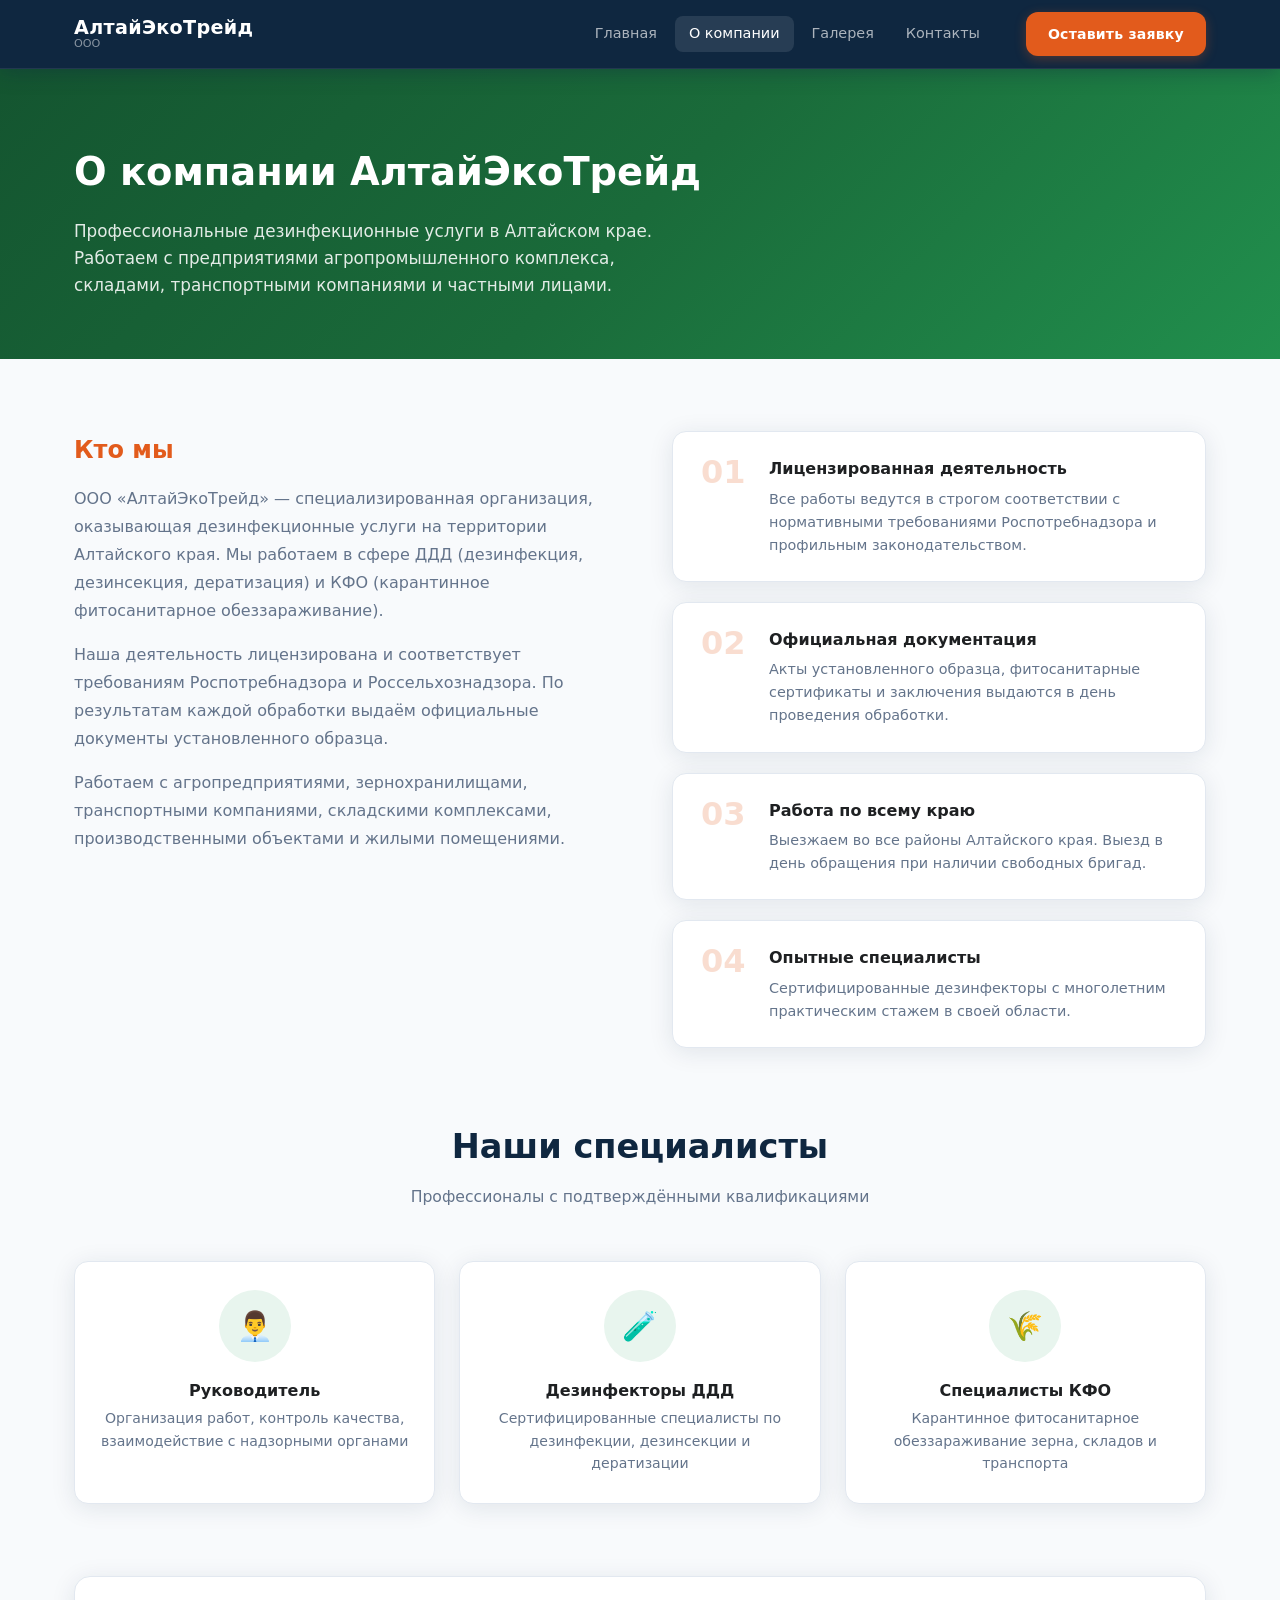
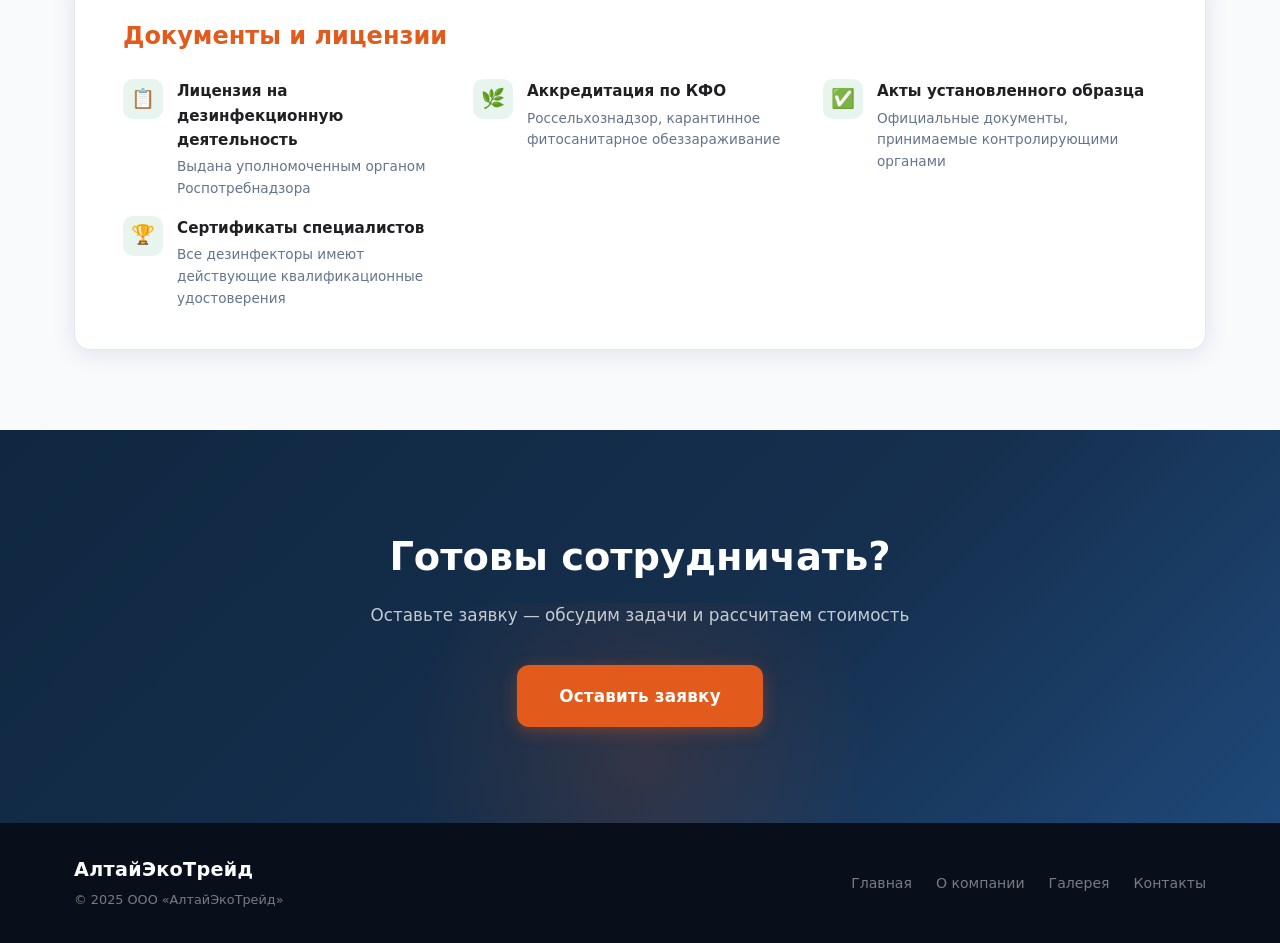
<file: about.html>
<!DOCTYPE html>
<html lang="ru">
<head>
  <meta charset="UTF-8" />
  <meta name="viewport" content="width=device-width, initial-scale=1.0" />
  <title>О компании — АлтайЭкоТрейд</title>
  <link rel="stylesheet" href="css/style.css" />
  <style>
    .about-hero { background: linear-gradient(135deg, #145530 0%, #1a6b3a 50%, #218f4d 100%); color: #fff; padding: 72px 0 60px; }
    .about-hero__title { font-size: clamp(1.6rem, 3.5vw, 2.4rem); font-weight: 700; margin-bottom: 16px; }
    .about-hero__desc { font-size: 1.05rem; opacity: .88; max-width: 600px; }

    .about-main { padding: 72px 0; }
    .about-grid { display: grid; grid-template-columns: 1fr 1fr; gap: 64px; align-items: start; }
    .about-text h2 { font-size: 1.5rem; font-weight: 700; color: var(--color-primary); margin-bottom: 16px; }
    .about-text p { color: var(--color-muted); line-height: 1.75; margin-bottom: 16px; }

    .about-facts { display: flex; flex-direction: column; gap: 20px; }
    .fact-card { background: var(--color-white); border: 1px solid var(--color-border); border-radius: 14px; padding: 24px 28px; box-shadow: var(--shadow); display: flex; gap: 20px; align-items: flex-start; }
    .fact-card__num { font-size: 2rem; font-weight: 800; color: var(--color-primary); opacity: .2; line-height: 1; flex-shrink: 0; min-width: 48px; }
    .fact-card h4 { font-size: 1rem; font-weight: 700; margin-bottom: 6px; }
    .fact-card p { font-size: .9rem; color: var(--color-muted); }

    .team { padding: 0 0 72px; }
    .team-grid { display: grid; grid-template-columns: repeat(auto-fit, minmax(240px, 1fr)); gap: 24px; margin-top: 48px; }
    .team-card { background: var(--color-white); border: 1px solid var(--color-border); border-radius: 14px; padding: 28px 24px; text-align: center; box-shadow: var(--shadow); }
    .team-card__avatar { width: 72px; height: 72px; border-radius: 50%; background: #e8f5ee; display: flex; align-items: center; justify-content: center; margin: 0 auto 16px; font-size: 1.8rem; }
    .team-card h4 { font-weight: 700; margin-bottom: 4px; }
    .team-card p { font-size: .88rem; color: var(--color-muted); }

    .licenses { padding: 0 0 80px; }
    .licenses__inner { background: var(--color-white); border: 1px solid var(--color-border); border-radius: 16px; padding: 40px 48px; box-shadow: var(--shadow); }
    .licenses__inner h2 { font-size: 1.5rem; font-weight: 700; color: var(--color-primary); margin-bottom: 24px; }
    .licenses__list { display: grid; grid-template-columns: repeat(auto-fit, minmax(260px, 1fr)); gap: 16px; }
    .license-item { display: flex; gap: 14px; align-items: flex-start; }
    .license-item__icon { width: 40px; height: 40px; border-radius: 10px; background: #e8f5ee; color: var(--color-primary); display: flex; align-items: center; justify-content: center; flex-shrink: 0; font-size: 1.2rem; }
    .license-item h5 { font-size: .95rem; font-weight: 700; margin-bottom: 4px; }
    .license-item p { font-size: .85rem; color: var(--color-muted); }

    @media (max-width: 768px) {
      .about-grid { grid-template-columns: 1fr; gap: 40px; }
      .licenses__inner { padding: 28px 20px; }
    }
  </style>
</head>
<body>

  <!-- Шапка -->
  <header class="header">
    <div class="container header__inner">
      <div class="header__logo">
        <span class="logo-main">АлтайЭкоТрейд</span>
        <span class="logo-sub">ООО</span>
      </div>
      <nav class="nav">
        <a href="index.html" class="nav__link">Главная</a>
        <a href="about.html" class="nav__link nav__link--active">О компании</a>
        <a href="gallery.html" class="nav__link">Галерея</a>
        <a href="contacts.html" class="nav__link">Контакты</a>
      </nav>
      <a href="contacts.html" class="btn btn--header">Оставить заявку</a>
    </div>
  </header>

  <!-- Герой -->
  <section class="about-hero">
    <div class="container">
      <h1 class="about-hero__title">О компании АлтайЭкоТрейд</h1>
      <p class="about-hero__desc">Профессиональные дезинфекционные услуги в Алтайском крае. Работаем с предприятиями агропромышленного комплекса, складами, транспортными компаниями и частными лицами.</p>
    </div>
  </section>

  <!-- Основной блок -->
  <section class="about-main">
    <div class="container">
      <div class="about-grid">
        <div class="about-text">
          <h2>Кто мы</h2>
          <p>ООО «АлтайЭкоТрейд» — специализированная организация, оказывающая дезинфекционные услуги на территории Алтайского края. Мы работаем в сфере ДДД (дезинфекция, дезинсекция, дератизация) и КФО (карантинное фитосанитарное обеззараживание).</p>
          <p>Наша деятельность лицензирована и соответствует требованиям Роспотребнадзора и Россельхознадзора. По результатам каждой обработки выдаём официальные документы установленного образца.</p>
          <p>Работаем с агропредприятиями, зернохранилищами, транспортными компаниями, складскими комплексами, производственными объектами и жилыми помещениями.</p>
        </div>
        <div class="about-facts">
          <div class="fact-card">
            <div class="fact-card__num">01</div>
            <div>
              <h4>Лицензированная деятельность</h4>
              <p>Все работы ведутся в строгом соответствии с нормативными требованиями Роспотребнадзора и профильным законодательством.</p>
            </div>
          </div>
          <div class="fact-card">
            <div class="fact-card__num">02</div>
            <div>
              <h4>Официальная документация</h4>
              <p>Акты установленного образца, фитосанитарные сертификаты и заключения выдаются в день проведения обработки.</p>
            </div>
          </div>
          <div class="fact-card">
            <div class="fact-card__num">03</div>
            <div>
              <h4>Работа по всему краю</h4>
              <p>Выезжаем во все районы Алтайского края. Выезд в день обращения при наличии свободных бригад.</p>
            </div>
          </div>
          <div class="fact-card">
            <div class="fact-card__num">04</div>
            <div>
              <h4>Опытные специалисты</h4>
              <p>Сертифицированные дезинфекторы с многолетним практическим стажем в своей области.</p>
            </div>
          </div>
        </div>
      </div>
    </div>
  </section>

  <!-- Команда -->
  <section class="team">
    <div class="container">
      <h2 class="section-title">Наши специалисты</h2>
      <p class="section-desc">Профессионалы с подтверждёнными квалификациями</p>
      <div class="team-grid">
        <div class="team-card">
          <div class="team-card__avatar">👨‍💼</div>
          <h4>Руководитель</h4>
          <p>Организация работ, контроль качества, взаимодействие с надзорными органами</p>
        </div>
        <div class="team-card">
          <div class="team-card__avatar">🧪</div>
          <h4>Дезинфекторы ДДД</h4>
          <p>Сертифицированные специалисты по дезинфекции, дезинсекции и дератизации</p>
        </div>
        <div class="team-card">
          <div class="team-card__avatar">🌾</div>
          <h4>Специалисты КФО</h4>
          <p>Карантинное фитосанитарное обеззараживание зерна, складов и транспорта</p>
        </div>
      </div>
    </div>
  </section>

  <!-- Лицензии и документы -->
  <section class="licenses">
    <div class="container">
      <div class="licenses__inner">
        <h2>Документы и лицензии</h2>
        <div class="licenses__list">
          <div class="license-item">
            <div class="license-item__icon">📋</div>
            <div>
              <h5>Лицензия на дезинфекционную деятельность</h5>
              <p>Выдана уполномоченным органом Роспотребнадзора</p>
            </div>
          </div>
          <div class="license-item">
            <div class="license-item__icon">🌿</div>
            <div>
              <h5>Аккредитация по КФО</h5>
              <p>Россельхознадзор, карантинное фитосанитарное обеззараживание</p>
            </div>
          </div>
          <div class="license-item">
            <div class="license-item__icon">✅</div>
            <div>
              <h5>Акты установленного образца</h5>
              <p>Официальные документы, принимаемые контролирующими органами</p>
            </div>
          </div>
          <div class="license-item">
            <div class="license-item__icon">🏆</div>
            <div>
              <h5>Сертификаты специалистов</h5>
              <p>Все дезинфекторы имеют действующие квалификационные удостоверения</p>
            </div>
          </div>
        </div>
      </div>
    </div>
  </section>

  <!-- CTA -->
  <section class="cta">
    <div class="container cta__inner">
      <h2 class="cta__title">Готовы сотрудничать?</h2>
      <p class="cta__desc">Оставьте заявку — обсудим задачи и рассчитаем стоимость</p>
      <a href="contacts.html" class="btn btn--primary btn--large">Оставить заявку</a>
    </div>
  </section>

  <!-- Подвал -->
  <footer class="footer">
    <div class="container footer__inner">
      <div class="footer__brand">
        <span class="logo-main">АлтайЭкоТрейд</span>
        <span class="footer__copy">© 2025 ООО «АлтайЭкоТрейд»</span>
      </div>
      <nav class="footer__nav">
        <a href="index.html">Главная</a>
        <a href="about.html">О компании</a>
        <a href="gallery.html">Галерея</a>
        <a href="contacts.html">Контакты</a>
      </nav>
    </div>
  </footer>

  <script src="js/script.js"></script>
</body>
</html>
</file>
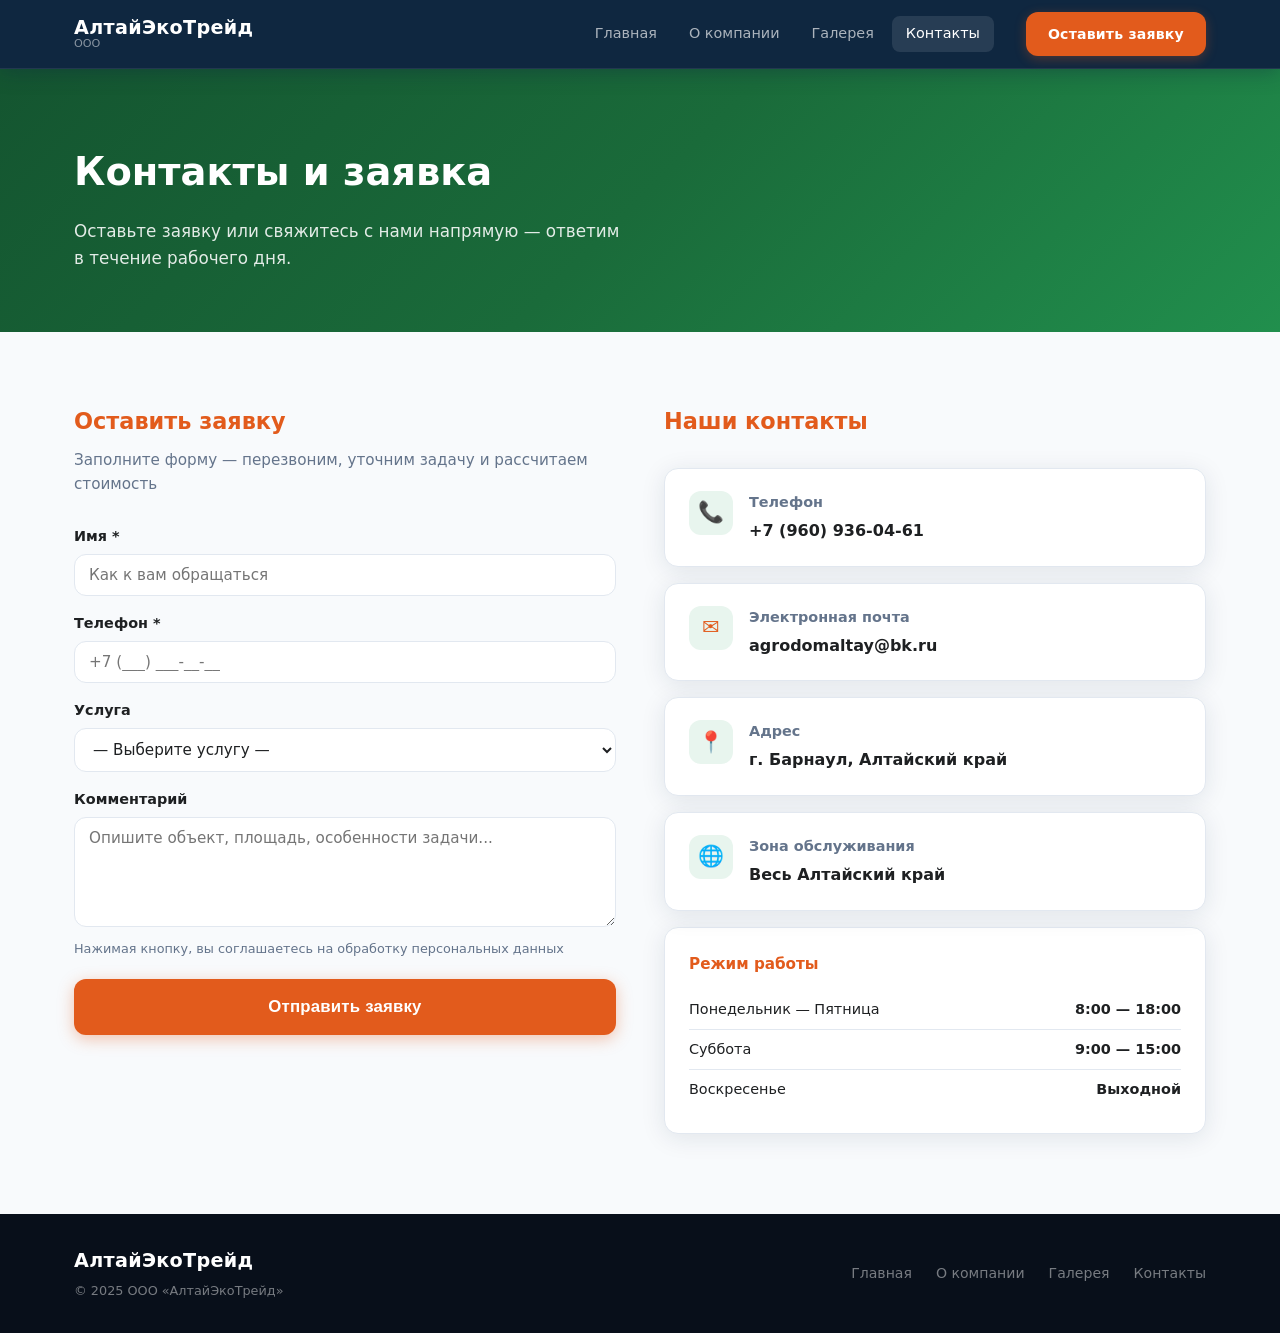
<file: contacts.html>
<!DOCTYPE html>
<html lang="ru">
<head>
  <meta charset="UTF-8" />
  <meta name="viewport" content="width=device-width, initial-scale=1.0" />
  <title>Контакты — АлтайЭкоТрейд</title>
  <link rel="stylesheet" href="css/style.css" />
  <style>
    .contacts-hero { background: linear-gradient(135deg, #145530 0%, #1a6b3a 50%, #218f4d 100%); color: #fff; padding: 72px 0 60px; }
    .contacts-hero__title { font-size: clamp(1.6rem, 3.5vw, 2.4rem); font-weight: 700; margin-bottom: 16px; }
    .contacts-hero__desc { font-size: 1.05rem; opacity: .88; max-width: 560px; }

    .contacts-main { padding: 72px 0 80px; }
    .contacts-grid { display: grid; grid-template-columns: 1fr 1fr; gap: 48px; align-items: start; }

    /* Форма */
    .contact-form-wrap { }
    .contact-form-wrap h2 { font-size: 1.4rem; font-weight: 700; color: var(--color-primary); margin-bottom: 8px; }
    .contact-form-wrap > p { font-size: .95rem; color: var(--color-muted); margin-bottom: 28px; }

    .contact-form { display: flex; flex-direction: column; gap: 16px; }
    .form-group { display: flex; flex-direction: column; gap: 6px; }
    .form-group label { font-size: .9rem; font-weight: 600; color: var(--color-text); }
    .form-group input,
    .form-group select,
    .form-group textarea {
      padding: 11px 14px;
      border: 1.5px solid var(--color-border);
      border-radius: var(--radius);
      font-size: .95rem;
      font-family: inherit;
      color: var(--color-text);
      background: var(--color-white);
      transition: border-color var(--transition);
      outline: none;
    }
    .form-group input:focus,
    .form-group select:focus,
    .form-group textarea:focus { border-color: var(--color-primary); }
    .form-group textarea { resize: vertical; min-height: 110px; }
    .form-note { font-size: .8rem; color: var(--color-muted); margin-top: -4px; }

    .form-submit { margin-top: 4px; }
    .form-success { display: none; background: #e8f5ee; border: 1.5px solid var(--color-primary); border-radius: var(--radius); padding: 16px 20px; color: var(--color-primary); font-weight: 600; font-size: .95rem; margin-top: 12px; }

    /* Контакты справа */
    .contact-info h2 { font-size: 1.4rem; font-weight: 700; color: var(--color-primary); margin-bottom: 28px; }
    .contact-cards { display: flex; flex-direction: column; gap: 16px; }
    .contact-card { background: var(--color-white); border: 1px solid var(--color-border); border-radius: 14px; padding: 22px 24px; box-shadow: var(--shadow); display: flex; gap: 16px; align-items: flex-start; }
    .contact-card__icon { width: 44px; height: 44px; border-radius: 12px; background: #e8f5ee; color: var(--color-primary); display: flex; align-items: center; justify-content: center; font-size: 1.3rem; flex-shrink: 0; }
    .contact-card h4 { font-size: .9rem; font-weight: 600; color: var(--color-muted); margin-bottom: 4px; }
    .contact-card p, .contact-card a { font-size: 1rem; font-weight: 600; color: var(--color-text); }
    .contact-card a:hover { color: var(--color-primary); }

    .work-hours { background: var(--color-white); border: 1px solid var(--color-border); border-radius: 14px; padding: 24px; box-shadow: var(--shadow); margin-top: 16px; }
    .work-hours h4 { font-size: .95rem; font-weight: 700; color: var(--color-primary); margin-bottom: 14px; }
    .work-hours-row { display: flex; justify-content: space-between; padding: 8px 0; border-bottom: 1px solid var(--color-border); font-size: .9rem; }
    .work-hours-row:last-child { border-bottom: none; }
    .work-hours-row span:last-child { font-weight: 600; }

    @media (max-width: 768px) {
      .contacts-grid { grid-template-columns: 1fr; gap: 40px; }
    }
  </style>
</head>
<body>

  <!-- Шапка -->
  <header class="header">
    <div class="container header__inner">
      <div class="header__logo">
        <span class="logo-main">АлтайЭкоТрейд</span>
        <span class="logo-sub">ООО</span>
      </div>
      <nav class="nav">
        <a href="index.html" class="nav__link">Главная</a>
        <a href="about.html" class="nav__link">О компании</a>
        <a href="gallery.html" class="nav__link">Галерея</a>
        <a href="contacts.html" class="nav__link nav__link--active">Контакты</a>
      </nav>
      <a href="contacts.html" class="btn btn--header">Оставить заявку</a>
    </div>
  </header>

  <!-- Герой -->
  <section class="contacts-hero">
    <div class="container">
      <h1 class="contacts-hero__title">Контакты и заявка</h1>
      <p class="contacts-hero__desc">Оставьте заявку или свяжитесь с нами напрямую — ответим в течение рабочего дня.</p>
    </div>
  </section>

  <!-- Основной блок -->
  <section class="contacts-main">
    <div class="container">
      <div class="contacts-grid">

        <!-- Форма -->
        <div class="contact-form-wrap">
          <h2>Оставить заявку</h2>
          <p>Заполните форму — перезвоним, уточним задачу и рассчитаем стоимость</p>
          <form class="contact-form" id="contactForm" novalidate>
            <div class="form-group">
              <label for="name">Имя *</label>
              <input type="text" id="name" name="name" placeholder="Как к вам обращаться" required />
            </div>
            <div class="form-group">
              <label for="phone">Телефон *</label>
              <input type="tel" id="phone" name="phone" placeholder="+7 (___) ___-__-__" required />
            </div>
            <div class="form-group">
              <label for="service">Услуга</label>
              <select id="service" name="service">
                <option value="">— Выберите услугу —</option>
                <option value="ddd">ДДД (дезинфекция, дезинсекция, дератизация)</option>
                <option value="kfo">КФО (карантинное фитосанитарное обеззараживание)</option>
                <option value="termo">Термическое обеззараживание и клеймение</option>
                <option value="other">Другое / консультация</option>
              </select>
            </div>
            <div class="form-group">
              <label for="message">Комментарий</label>
              <textarea id="message" name="message" placeholder="Опишите объект, площадь, особенности задачи..."></textarea>
            </div>
            <p class="form-note">Нажимая кнопку, вы соглашаетесь на обработку персональных данных</p>
            <div class="form-submit">
              <button type="submit" class="btn btn--primary btn--large" style="width:100%">Отправить заявку</button>
            </div>
            <div class="form-success" id="formSuccess">
              Заявка принята! Свяжемся с вами в течение рабочего дня.
            </div>
          </form>
        </div>

        <!-- Контактная информация -->
        <div class="contact-info">
          <h2>Наши контакты</h2>
          <div class="contact-cards">
            <div class="contact-card">
              <div class="contact-card__icon">📞</div>
              <div>
                <h4>Телефон</h4>
                <a href="tel:+79609360461">+7 (960) 936-04-61</a>
              </div>
            </div>
            <div class="contact-card">
              <div class="contact-card__icon">✉️</div>
              <div>
                <h4>Электронная почта</h4>
                <a href="mailto:agrodomaltay@bk.ru">agrodomaltay@bk.ru</a>
              </div>
            </div>
            <div class="contact-card">
              <div class="contact-card__icon">📍</div>
              <div>
                <h4>Адрес</h4>
                <p>г. Барнаул, Алтайский край</p>
              </div>
            </div>
            <div class="contact-card">
              <div class="contact-card__icon">🌐</div>
              <div>
                <h4>Зона обслуживания</h4>
                <p>Весь Алтайский край</p>
              </div>
            </div>
          </div>

          <div class="work-hours">
            <h4>Режим работы</h4>
            <div class="work-hours-row">
              <span>Понедельник — Пятница</span>
              <span>8:00 — 18:00</span>
            </div>
            <div class="work-hours-row">
              <span>Суббота</span>
              <span>9:00 — 15:00</span>
            </div>
            <div class="work-hours-row">
              <span>Воскресенье</span>
              <span>Выходной</span>
            </div>
          </div>
        </div>

      </div>
    </div>
  </section>

  <!-- Подвал -->
  <footer class="footer">
    <div class="container footer__inner">
      <div class="footer__brand">
        <span class="logo-main">АлтайЭкоТрейд</span>
        <span class="footer__copy">© 2025 ООО «АлтайЭкоТрейд»</span>
      </div>
      <nav class="footer__nav">
        <a href="index.html">Главная</a>
        <a href="about.html">О компании</a>
        <a href="gallery.html">Галерея</a>
        <a href="contacts.html">Контакты</a>
      </nav>
    </div>
  </footer>

  <script src="js/script.js"></script>
  <script>
    document.getElementById('contactForm').addEventListener('submit', function(e) {
      e.preventDefault();
      const name = document.getElementById('name').value.trim();
      const phone = document.getElementById('phone').value.trim();
      if (!name || !phone) {
        alert('Пожалуйста, заполните имя и телефон.');
        return;
      }
      document.getElementById('formSuccess').style.display = 'block';
      this.reset();
    });
  </script>
</body>
</html>
</file>
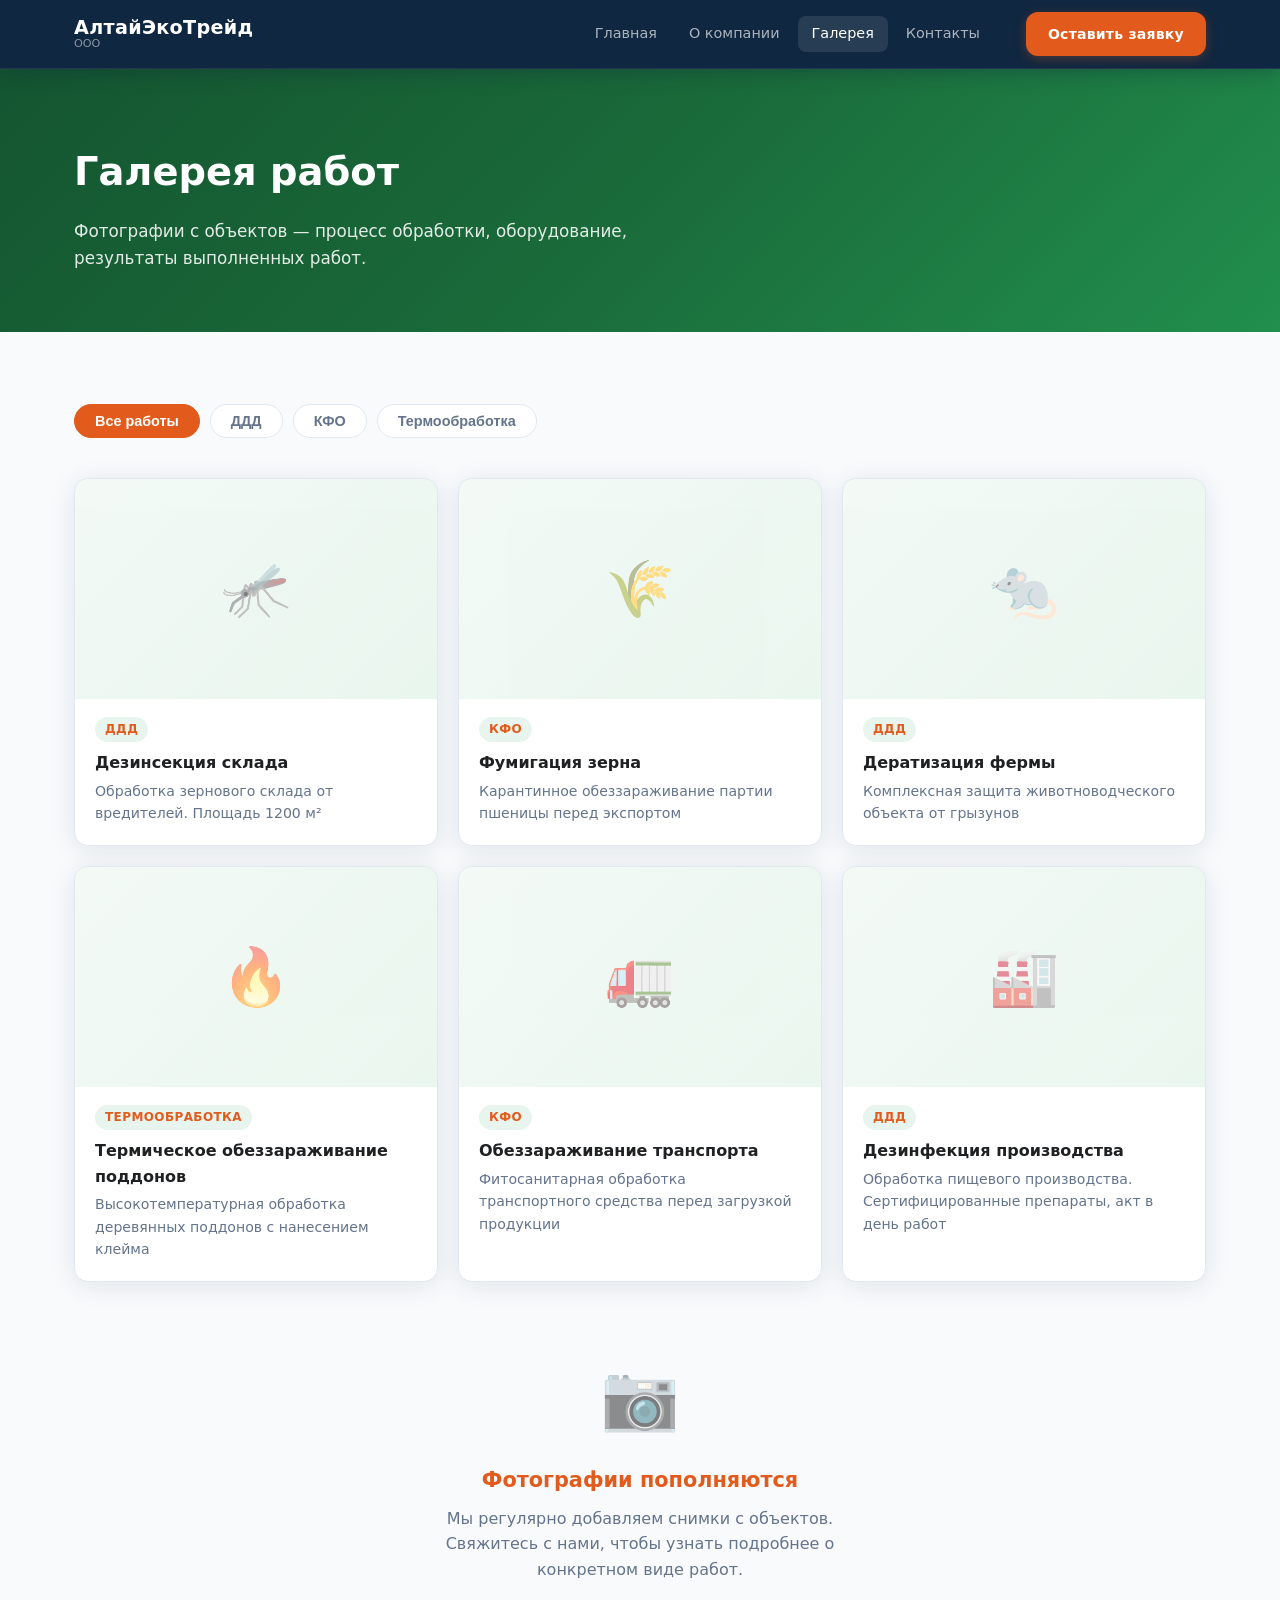
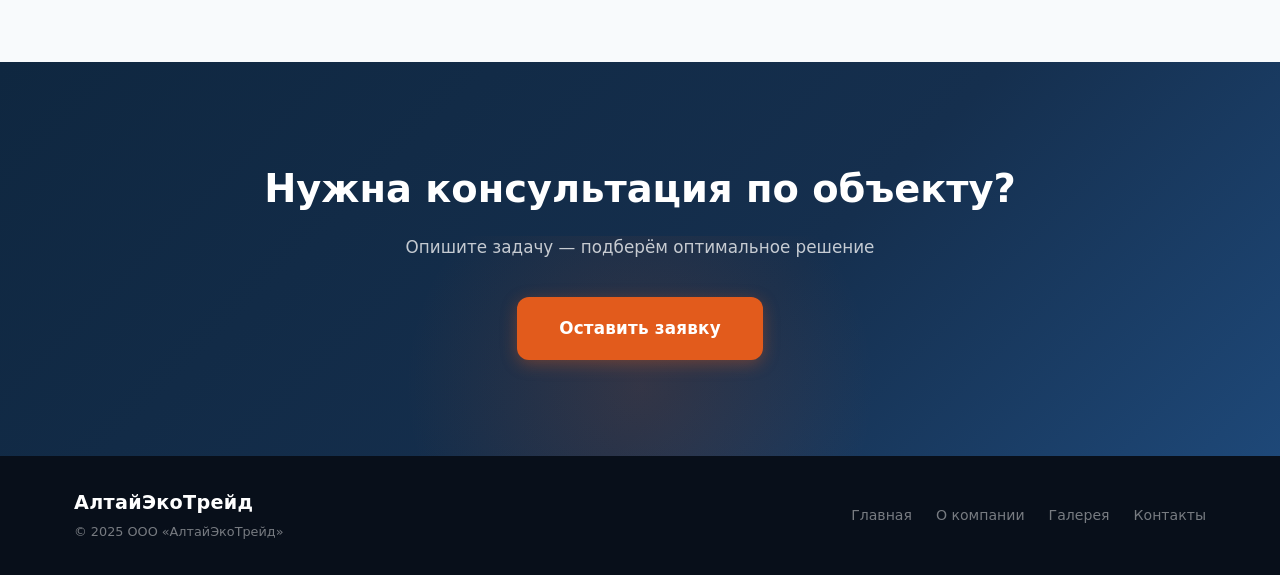
<file: gallery.html>
<!DOCTYPE html>
<html lang="ru">
<head>
  <meta charset="UTF-8" />
  <meta name="viewport" content="width=device-width, initial-scale=1.0" />
  <title>Галерея — АлтайЭкоТрейд</title>
  <link rel="stylesheet" href="css/style.css" />
  <style>
    .gallery-hero { background: linear-gradient(135deg, #145530 0%, #1a6b3a 50%, #218f4d 100%); color: #fff; padding: 72px 0 60px; }
    .gallery-hero__title { font-size: clamp(1.6rem, 3.5vw, 2.4rem); font-weight: 700; margin-bottom: 16px; }
    .gallery-hero__desc { font-size: 1.05rem; opacity: .88; max-width: 560px; }

    .gallery-main { padding: 72px 0 80px; }

    .gallery-filters { display: flex; gap: 10px; flex-wrap: wrap; margin-bottom: 40px; }
    .filter-btn { padding: 8px 20px; border-radius: 30px; border: 1.5px solid var(--color-border); background: var(--color-white); color: var(--color-muted); font-size: .9rem; font-weight: 600; cursor: pointer; transition: all var(--transition); }
    .filter-btn:hover { border-color: var(--color-primary); color: var(--color-primary); }
    .filter-btn.active { background: var(--color-primary); border-color: var(--color-primary); color: #fff; }

    .gallery-grid { display: grid; grid-template-columns: repeat(auto-fill, minmax(300px, 1fr)); gap: 20px; }
    .gallery-item { border-radius: 14px; overflow: hidden; background: var(--color-white); border: 1px solid var(--color-border); box-shadow: var(--shadow); cursor: pointer; transition: transform var(--transition), box-shadow var(--transition); }
    .gallery-item:hover { transform: translateY(-4px); box-shadow: 0 8px 32px rgba(0,0,0,.12); }

    .gallery-item__placeholder { width: 100%; height: 220px; display: flex; align-items: center; justify-content: center; background: linear-gradient(135deg, #e8f5ee, #d4eedd); font-size: 3.5rem; color: var(--color-primary); opacity: .5; }
    .gallery-item__body { padding: 16px 20px 20px; }
    .gallery-item__tag { display: inline-block; background: #e8f5ee; color: var(--color-primary); font-size: .75rem; font-weight: 700; padding: 3px 10px; border-radius: 20px; text-transform: uppercase; letter-spacing: .4px; margin-bottom: 8px; }
    .gallery-item__title { font-size: 1rem; font-weight: 700; margin-bottom: 4px; }
    .gallery-item__desc { font-size: .88rem; color: var(--color-muted); }

    .gallery-coming { text-align: center; padding: 64px 0 0; }
    .gallery-coming__icon { font-size: 4rem; margin-bottom: 16px; opacity: .5; }
    .gallery-coming h3 { font-size: 1.3rem; font-weight: 700; color: var(--color-primary); margin-bottom: 8px; }
    .gallery-coming p { color: var(--color-muted); max-width: 440px; margin: 0 auto; }

    @media (max-width: 600px) {
      .gallery-grid { grid-template-columns: 1fr; }
    }
  </style>
</head>
<body>

  <header class="header">
    <div class="container header__inner">
      <div class="header__logo">
        <span class="logo-main">АлтайЭкоТрейд</span>
        <span class="logo-sub">ООО</span>
      </div>
      <nav class="nav">
        <a href="index.html" class="nav__link">Главная</a>
        <a href="about.html" class="nav__link">О компании</a>
        <a href="gallery.html" class="nav__link nav__link--active">Галерея</a>
        <a href="contacts.html" class="nav__link">Контакты</a>
      </nav>
      <a href="contacts.html" class="btn btn--header">Оставить заявку</a>
    </div>
  </header>

  <section class="gallery-hero">
    <div class="container">
      <h1 class="gallery-hero__title">Галерея работ</h1>
      <p class="gallery-hero__desc">Фотографии с объектов — процесс обработки, оборудование, результаты выполненных работ.</p>
    </div>
  </section>

  <section class="gallery-main">
    <div class="container">

      <div class="gallery-filters">
        <button class="filter-btn active" data-filter="all">Все работы</button>
        <button class="filter-btn" data-filter="ddd">ДДД</button>
        <button class="filter-btn" data-filter="kfo">КФО</button>
        <button class="filter-btn" data-filter="termo">Термообработка</button>
      </div>

      <div class="gallery-grid" id="galleryGrid">

        <div class="gallery-item" data-category="ddd">
          <div class="gallery-item__placeholder">🦟</div>
          <div class="gallery-item__body">
            <span class="gallery-item__tag">ДДД</span>
            <div class="gallery-item__title">Дезинсекция склада</div>
            <div class="gallery-item__desc">Обработка зернового склада от вредителей. Площадь 1200 м²</div>
          </div>
        </div>

        <div class="gallery-item" data-category="kfo">
          <div class="gallery-item__placeholder">🌾</div>
          <div class="gallery-item__body">
            <span class="gallery-item__tag">КФО</span>
            <div class="gallery-item__title">Фумигация зерна</div>
            <div class="gallery-item__desc">Карантинное обеззараживание партии пшеницы перед экспортом</div>
          </div>
        </div>

        <div class="gallery-item" data-category="ddd">
          <div class="gallery-item__placeholder">🐀</div>
          <div class="gallery-item__body">
            <span class="gallery-item__tag">ДДД</span>
            <div class="gallery-item__title">Дератизация фермы</div>
            <div class="gallery-item__desc">Комплексная защита животноводческого объекта от грызунов</div>
          </div>
        </div>

        <div class="gallery-item" data-category="termo">
          <div class="gallery-item__placeholder">🔥</div>
          <div class="gallery-item__body">
            <span class="gallery-item__tag">Термообработка</span>
            <div class="gallery-item__title">Термическое обеззараживание поддонов</div>
            <div class="gallery-item__desc">Высокотемпературная обработка деревянных поддонов с нанесением клейма</div>
          </div>
        </div>

        <div class="gallery-item" data-category="kfo">
          <div class="gallery-item__placeholder">🚛</div>
          <div class="gallery-item__body">
            <span class="gallery-item__tag">КФО</span>
            <div class="gallery-item__title">Обеззараживание транспорта</div>
            <div class="gallery-item__desc">Фитосанитарная обработка транспортного средства перед загрузкой продукции</div>
          </div>
        </div>

        <div class="gallery-item" data-category="ddd">
          <div class="gallery-item__placeholder">🏭</div>
          <div class="gallery-item__body">
            <span class="gallery-item__tag">ДДД</span>
            <div class="gallery-item__title">Дезинфекция производства</div>
            <div class="gallery-item__desc">Обработка пищевого производства. Сертифицированные препараты, акт в день работ</div>
          </div>
        </div>

      </div>

      <div class="gallery-coming">
        <div class="gallery-coming__icon">📷</div>
        <h3>Фотографии пополняются</h3>
        <p>Мы регулярно добавляем снимки с объектов. Свяжитесь с нами, чтобы узнать подробнее о конкретном виде работ.</p>
      </div>

    </div>
  </section>

  <section class="cta">
    <div class="container cta__inner">
      <h2 class="cta__title">Нужна консультация по объекту?</h2>
      <p class="cta__desc">Опишите задачу — подберём оптимальное решение</p>
      <a href="contacts.html" class="btn btn--primary btn--large">Оставить заявку</a>
    </div>
  </section>

  <footer class="footer">
    <div class="container footer__inner">
      <div class="footer__brand">
        <span class="logo-main">АлтайЭкоТрейд</span>
        <span class="footer__copy">© 2025 ООО «АлтайЭкоТрейд»</span>
      </div>
      <nav class="footer__nav">
        <a href="index.html">Главная</a>
        <a href="about.html">О компании</a>
        <a href="gallery.html">Галерея</a>
        <a href="contacts.html">Контакты</a>
      </nav>
    </div>
  </footer>

  <script src="js/script.js"></script>
  <script>
    document.querySelectorAll('.filter-btn').forEach(btn => {
      btn.addEventListener('click', () => {
        document.querySelectorAll('.filter-btn').forEach(b => b.classList.remove('active'));
        btn.classList.add('active');
        const filter = btn.dataset.filter;
        document.querySelectorAll('.gallery-item').forEach(item => {
          item.style.display = (filter === 'all' || item.dataset.category === filter) ? '' : 'none';
        });
      });
    });
  </script>
</body>
</html>
</file>
<file: css/style.css>
/* === Сброс и базовые стили === */
*, *::before, *::after { box-sizing: border-box; margin: 0; padding: 0; }

:root {
  --color-primary:   #e25b1c;
  --color-primary-d: #c44d16;
  --color-accent:    #f0a500;
  --color-dark:      #0f2740;
  --color-dark-2:    #152f4e;
  --color-dark-3:    #1a3a60;
  --color-text:      #1e2022;
  --color-muted:     #64748b;
  --color-bg:        #f8fafc;
  --color-white:     #ffffff;
  --color-border:    #e2e8f0;
  --radius:          12px;
  --shadow:          0 4px 24px rgba(15,39,64,.10);
  --shadow-lg:       0 12px 40px rgba(15,39,64,.18);
  --transition:      .22s ease;
}

html { scroll-behavior: smooth; }

body {
  font-family: 'Segoe UI', system-ui, -apple-system, sans-serif;
  font-size: 16px;
  line-height: 1.6;
  color: var(--color-text);
  background: var(--color-bg);
}

a { color: inherit; text-decoration: none; }
ul { list-style: none; }
img { max-width: 100%; display: block; }

.container {
  max-width: 1180px;
  margin: 0 auto;
  padding: 0 24px;
}

/* === Кнопки === */
.btn {
  display: inline-flex;
  align-items: center;
  justify-content: center;
  padding: 12px 28px;
  border-radius: var(--radius);
  font-size: .95rem;
  font-weight: 600;
  cursor: pointer;
  transition: background var(--transition), color var(--transition), border-color var(--transition), transform var(--transition), box-shadow var(--transition);
  border: 2px solid transparent;
  letter-spacing: .2px;
}
.btn:hover { transform: translateY(-2px); }

.btn--primary { background: var(--color-primary); color: var(--color-white); box-shadow: 0 4px 16px rgba(226,91,28,.35); }
.btn--primary:hover { background: var(--color-primary-d); box-shadow: 0 6px 20px rgba(226,91,28,.45); }

.btn--outline { background: transparent; color: var(--color-white); border-color: rgba(255,255,255,.5); }
.btn--outline:hover { background: rgba(255,255,255,.1); border-color: var(--color-white); }

.btn--header { background: var(--color-primary); color: var(--color-white); font-size: .88rem; padding: 9px 20px; box-shadow: 0 3px 12px rgba(226,91,28,.3); }
.btn--header:hover { background: var(--color-primary-d); }

.btn--card { background: var(--color-primary); color: var(--color-white); width: 100%; margin-top: auto; box-shadow: 0 3px 12px rgba(226,91,28,.25); }
.btn--card:hover { background: var(--color-primary-d); }

.btn--large { padding: 16px 40px; font-size: 1.05rem; }

.btn--ghost { background: rgba(255,255,255,.12); color: var(--color-white); border-color: rgba(255,255,255,.25); }
.btn--ghost:hover { background: rgba(255,255,255,.2); }

/* === Шапка === */
.header {
  position: sticky;
  top: 0;
  z-index: 100;
  background: var(--color-dark);
  border-bottom: 1px solid rgba(255,255,255,.08);
  box-shadow: 0 2px 20px rgba(15,39,64,.4);
}
.header__inner { display: flex; align-items: center; gap: 32px; height: 68px; }
.header__logo { display: flex; flex-direction: column; line-height: 1.1; }
.logo-main { font-size: 1.2rem; font-weight: 700; color: var(--color-white); letter-spacing: .3px; }
.logo-sub  { font-size: .7rem; color: rgba(255,255,255,.5); font-weight: 500; }

.nav { display: flex; gap: 4px; margin-left: auto; }
.nav__link { padding: 6px 14px; border-radius: 8px; font-size: .9rem; font-weight: 500; color: rgba(255,255,255,.65); transition: color var(--transition), background var(--transition); }
.nav__link:hover, .nav__link--active { color: var(--color-white); background: rgba(255,255,255,.1); }

/* === Герой === */
.hero {
  background: linear-gradient(135deg, var(--color-dark) 0%, var(--color-dark-2) 50%, var(--color-dark-3) 100%);
  color: var(--color-white);
  padding: 100px 0 88px;
  position: relative;
  overflow: hidden;
}
.hero::before {
  content: '';
  position: absolute;
  top: -100px; right: -100px;
  width: 500px; height: 500px;
  background: radial-gradient(circle, rgba(226,91,28,.18) 0%, transparent 70%);
  pointer-events: none;
}
.hero__inner { max-width: 720px; position: relative; }
.hero__label {
  display: inline-flex;
  align-items: center;
  gap: 8px;
  background: rgba(226,91,28,.18);
  color: var(--color-primary);
  border: 1px solid rgba(226,91,28,.35);
  border-radius: 30px;
  padding: 6px 16px;
  font-size: .82rem;
  font-weight: 600;
  letter-spacing: .4px;
  text-transform: uppercase;
  margin-bottom: 20px;
}
.hero__title { font-size: clamp(1.9rem, 4vw, 3rem); font-weight: 800; line-height: 1.18; margin-bottom: 22px; }
.hero__title span { color: var(--color-primary); }
.hero__desc { font-size: 1.1rem; opacity: .80; margin-bottom: 38px; max-width: 580px; line-height: 1.7; }
.hero__actions { display: flex; gap: 14px; flex-wrap: wrap; margin-bottom: 48px; }

.hero__trust { display: flex; flex-wrap: wrap; gap: 14px 36px; padding-top: 36px; border-top: 1px solid rgba(255,255,255,.12); }
.hero__trust-item { display: flex; align-items: center; gap: 10px; font-size: .9rem; opacity: .85; }
.hero__trust-icon {
  display: flex; align-items: center; justify-content: center;
  width: 22px; height: 22px;
  background: var(--color-primary);
  color: #fff;
  border-radius: 50%;
  font-size: .72rem;
  font-weight: 700;
  flex-shrink: 0;
}

/* === Секции === */
.section-title { text-align: center; font-size: clamp(1.5rem, 3vw, 2.1rem); font-weight: 800; color: var(--color-dark); margin-bottom: 10px; }
.section-title span { color: var(--color-primary); }
.section-desc  { text-align: center; color: var(--color-muted); margin-bottom: 52px; font-size: .98rem; }

/* === Услуги === */
.services { padding: 88px 0; }
.services__grid { display: grid; grid-template-columns: repeat(auto-fit, minmax(300px, 1fr)); gap: 24px; }

.service-card {
  background: var(--color-white);
  border: 1px solid var(--color-border);
  border-radius: 16px;
  padding: 32px 28px;
  display: flex;
  flex-direction: column;
  gap: 14px;
  box-shadow: var(--shadow);
  transition: transform var(--transition), box-shadow var(--transition), border-color var(--transition);
  position: relative;
}
.service-card:hover { transform: translateY(-5px); box-shadow: var(--shadow-lg); border-color: rgba(226,91,28,.2); }
.service-card--highlight { border-color: rgba(226,91,28,.3); background: linear-gradient(145deg, #fff 0%, #fff9f6 100%); }

.service-card__icon { width: 56px; height: 56px; border-radius: 14px; display: flex; align-items: center; justify-content: center; }
.service-card__icon svg { width: 30px; height: 30px; }
.service-card__icon--ddd       { background: rgba(15,39,64,.08); color: var(--color-dark); }
.service-card__icon--kfo       { background: rgba(15,39,64,.08); color: var(--color-dark-3); }
.service-card__icon--termo     { background: rgba(240,165,0,.12); color: #b07800; }
.service-card__icon--transport { background: rgba(226,91,28,.1); color: var(--color-primary); }

.service-card__badge {
  position: absolute; top: 20px; right: 20px;
  background: var(--color-primary);
  color: #fff;
  font-size: .7rem; font-weight: 700;
  padding: 4px 12px; border-radius: 20px;
  text-transform: uppercase; letter-spacing: .6px;
}

.service-card__title { font-size: 1.2rem; font-weight: 700; color: var(--color-text); }
.service-card__subtitle { font-size: .84rem; color: var(--color-muted); font-weight: 500; }

.service-card__list { flex: 1; display: flex; flex-direction: column; gap: 9px; }
.service-card__list li { font-size: .9rem; color: var(--color-text); padding-left: 20px; position: relative; }
.service-card__list li::before {
  content: '';
  position: absolute; left: 0; top: 8px;
  width: 8px; height: 8px;
  border-radius: 50%;
  background: var(--color-muted);
}
.service-card--highlight .service-card__list li::before { background: var(--color-primary); }

/* === Для кого работаем === */
.clients { padding: 88px 0; background: var(--color-dark); color: var(--color-white); }
.clients .section-title { color: var(--color-white); }
.clients .section-desc { color: rgba(255,255,255,.6); }
.clients__grid { display: grid; grid-template-columns: repeat(auto-fit, minmax(240px, 1fr)); gap: 20px; }

.client-card {
  background: rgba(255,255,255,.06);
  border: 1px solid rgba(255,255,255,.1);
  border-radius: 16px;
  padding: 28px 24px;
  transition: transform var(--transition), background var(--transition), border-color var(--transition);
}
.client-card:hover {
  transform: translateY(-3px);
  background: rgba(255,255,255,.1);
  border-color: rgba(226,91,28,.4);
}
.client-card__icon { font-size: 2.2rem; margin-bottom: 16px; }
.client-card__title { font-size: 1rem; font-weight: 700; color: var(--color-white); margin-bottom: 10px; }
.client-card__text { font-size: .88rem; color: rgba(255,255,255,.6); line-height: 1.65; }

/* === Преимущества === */
.advantages { padding: 88px 0; background: var(--color-bg); }
.advantages__grid { display: grid; grid-template-columns: repeat(auto-fit, minmax(240px, 1fr)); gap: 32px; }

.advantage-item {
  background: var(--color-white);
  border: 1px solid var(--color-border);
  border-radius: 16px;
  padding: 32px 24px;
  text-align: center;
  box-shadow: var(--shadow);
  transition: transform var(--transition), box-shadow var(--transition);
}
.advantage-item:hover { transform: translateY(-4px); box-shadow: var(--shadow-lg); }
.advantage-item__num {
  font-size: 2.8rem; font-weight: 900; line-height: 1; margin-bottom: 12px;
  background: linear-gradient(135deg, var(--color-primary), var(--color-accent));
  -webkit-background-clip: text;
  -webkit-text-fill-color: transparent;
  background-clip: text;
}
.advantage-item h4 { font-size: 1rem; font-weight: 700; margin-bottom: 8px; color: var(--color-dark); }
.advantage-item p  { font-size: .88rem; color: var(--color-muted); line-height: 1.6; }

/* === Отзывы === */
.reviews { padding: 88px 0; background: var(--color-white); }
.reviews__grid { display: grid; grid-template-columns: repeat(auto-fit, minmax(300px, 1fr)); gap: 24px; }

.review-card {
  background: var(--color-bg);
  border: 1px solid var(--color-border);
  border-radius: 16px;
  padding: 32px 28px;
  display: flex;
  flex-direction: column;
  gap: 24px;
  transition: transform var(--transition), box-shadow var(--transition);
}
.review-card:hover { transform: translateY(-4px); box-shadow: var(--shadow); }
.review-card__quote {
  font-size: 2.5rem;
  color: var(--color-primary);
  line-height: 1;
  font-family: Georgia, serif;
  opacity: .6;
}
.review-card__text { font-size: .95rem; color: var(--color-text); line-height: 1.75; flex: 1; }
.review-card__author { display: flex; align-items: center; gap: 14px; }
.review-card__avatar {
  width: 44px; height: 44px; border-radius: 50%;
  background: linear-gradient(135deg, var(--color-primary), var(--color-primary-d));
  color: #fff;
  display: flex; align-items: center; justify-content: center;
  font-size: 1rem; font-weight: 700;
  flex-shrink: 0;
}
.review-card__name { font-size: .95rem; font-weight: 700; color: var(--color-dark); }
.review-card__role { font-size: .82rem; color: var(--color-muted); }

/* === CTA === */
.cta {
  padding: 96px 0;
  background: linear-gradient(135deg, var(--color-dark) 0%, var(--color-dark-2) 60%, #1e4878 100%);
  color: var(--color-white);
  text-align: center;
  position: relative;
  overflow: hidden;
}
.cta::before {
  content: '';
  position: absolute;
  bottom: -80px; left: 50%;
  transform: translateX(-50%);
  width: 600px; height: 300px;
  background: radial-gradient(circle, rgba(226,91,28,.15) 0%, transparent 70%);
  pointer-events: none;
}
.cta__inner { position: relative; }
.cta__title { font-size: clamp(1.6rem, 3.5vw, 2.4rem); font-weight: 800; margin-bottom: 14px; }
.cta__title span { color: var(--color-primary); }
.cta__desc  { font-size: 1.05rem; opacity: .75; margin-bottom: 36px; }
.cta__actions { display: flex; justify-content: center; gap: 16px; flex-wrap: wrap; }

/* === Подвал === */
.footer { background: #080f1a; color: rgba(255,255,255,.45); padding: 32px 0; }
.footer__inner { display: flex; align-items: center; justify-content: space-between; flex-wrap: wrap; gap: 16px; }
.footer__brand { display: flex; flex-direction: column; gap: 4px; }
.footer__brand .logo-main { color: var(--color-white); }
.footer__copy { font-size: .8rem; }
.footer__nav { display: flex; gap: 24px; flex-wrap: wrap; }
.footer__nav a { font-size: .88rem; transition: color var(--transition); }
.footer__nav a:hover { color: var(--color-primary); }

/* === Адаптив === */
@media (max-width: 768px) {
  .header__inner { gap: 16px; }
  .nav { display: none; }
  .hero { padding: 64px 0 52px; }
  .hero__actions { flex-direction: column; }
  .hero__actions .btn { width: 100%; justify-content: center; }
  .services, .clients, .reviews, .advantages, .cta { padding: 60px 0; }
  .footer__inner { flex-direction: column; align-items: flex-start; }
  .cta__actions { flex-direction: column; align-items: center; }
  .cta__actions .btn { width: 100%; max-width: 320px; }
}
</file>
